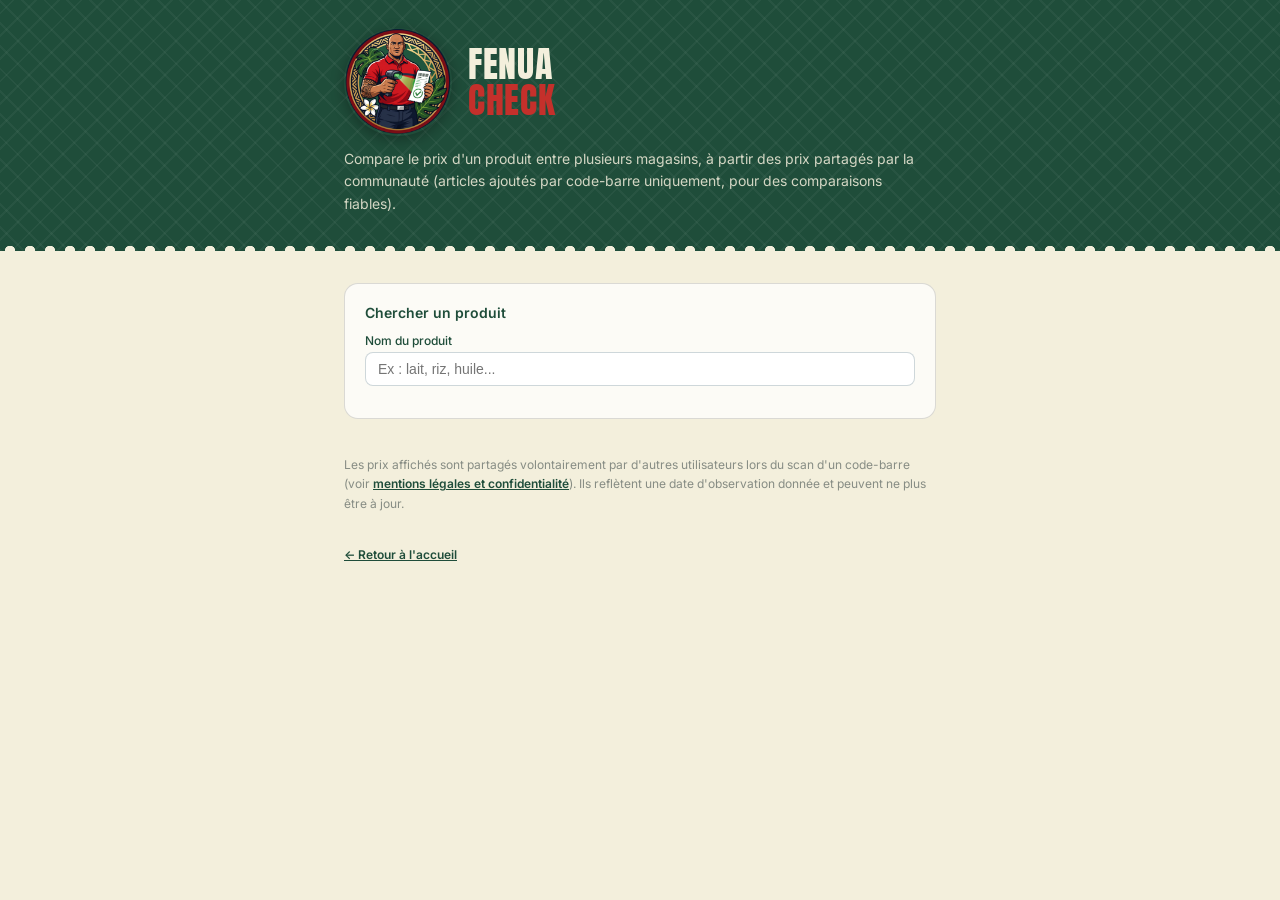
<file: comparer.html>
<!doctype html>
<html lang="fr">
<head>
  <meta charset="utf-8" />
  <meta name="viewport" content="width=device-width, initial-scale=1" />
  <title>Comparer les prix, Fenua Check</title>
  <meta name="description" content="Compare le prix d'un produit entre plusieurs magasins de Polynésie française, à partir des prix partagés par la communauté." />
  <link rel="icon" type="image/png" sizes="180x180" href="img/vigile-favicon.png" />
  <link rel="manifest" href="manifest.json" />
  <meta name="theme-color" content="#1f4d3a" />
  <link rel="stylesheet" href="css/style.css" />
  <link rel="preconnect" href="https://fonts.googleapis.com" />
  <link rel="preconnect" href="https://fonts.gstatic.com" crossorigin />
  <link href="https://fonts.googleapis.com/css2?family=Anton&family=Inter:wght@400;500;600;700&display=swap" rel="stylesheet" />
</head>
<body>
  <header class="site-header">
    <div class="wrap">
      <div class="title-row">
        <a href="/" class="vigile-badge-btn" aria-label="Retour à l'accueil">
          <img src="img/vigile-favicon.png" alt="" class="vigile-badge-img" />
        </a>
        <h1><span class="title-fenua">Fenua</span><span class="title-check">Check</span></h1>
      </div>
      <p class="intro">
        Compare le prix d'un produit entre plusieurs magasins, à partir des prix partagés par
        la communauté (articles ajoutés par code-barre uniquement, pour des comparaisons
        fiables).
      </p>
    </div>
  </header>

  <main class="wrap" style="padding-top: 32px; padding-bottom: 48px;">
    <section class="card">
      <p class="card-title">Chercher un produit</p>
      <label class="field-label" style="margin-top: 12px;">
        Nom du produit
        <input id="search-input" type="text" placeholder="Ex : lait, riz, huile..." />
      </label>
      <p id="search-status" class="status-text" hidden>
        <span class="status-spinner"></span>
        <span>Recherche...</span>
      </p>
      <ul id="search-results" class="ticket-list"></ul>
      <p id="search-empty" class="hint-text" hidden>Aucun produit trouvé pour cette recherche.</p>
    </section>

    <section id="compare-section" class="card" style="margin-top: 16px;" hidden>
      <p class="card-title" id="compare-title">Comparaison</p>
      <ul id="compare-results" class="ticket-list"></ul>
      <p id="compare-empty" class="hint-text" hidden>
        Pas encore de prix partagés pour ce produit. Sois le premier en scannant son code-barre
        depuis l'accueil !
      </p>
    </section>

    <p class="fine-print" style="margin-top: 16px;">
      Les prix affichés sont partagés volontairement par d'autres utilisateurs lors du scan
      d'un code-barre (voir <a href="mentions-legales.html">mentions légales et
      confidentialité</a>). Ils reflètent une date d'observation donnée et peuvent ne plus être
      à jour.
    </p>

    <p class="fine-print">
      <a href="/">← Retour à l'accueil</a>
    </p>
  </main>

  <script type="module" src="js/comparer.js"></script>
</body>
</html>
</file>
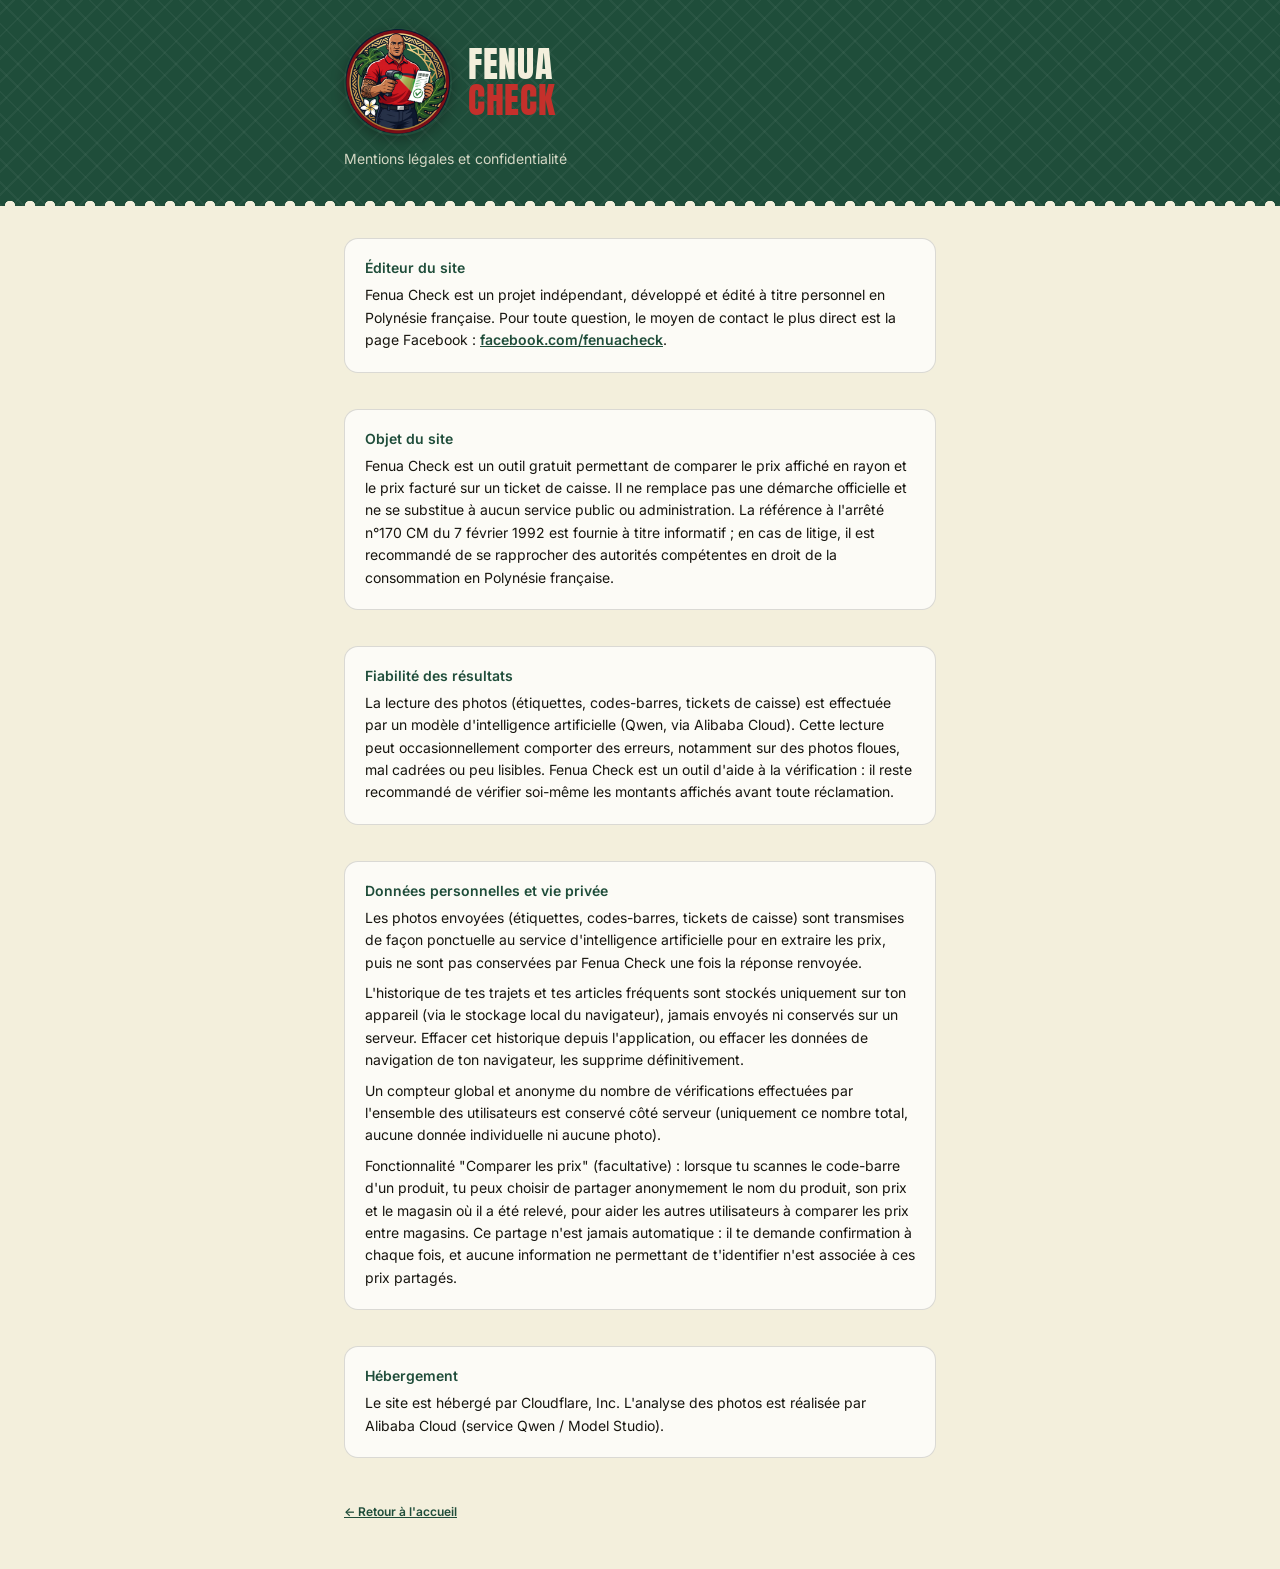
<file: mentions-legales.html>
<!doctype html>
<html lang="fr">
<head>
  <meta charset="utf-8" />
  <meta name="viewport" content="width=device-width, initial-scale=1" />
  <title>Mentions légales et confidentialité, Fenua Check</title>
  <meta name="robots" content="noindex" />
  <link rel="icon" type="image/png" sizes="180x180" href="img/vigile-favicon.png" />
  <link rel="stylesheet" href="css/style.css" />
  <link rel="preconnect" href="https://fonts.googleapis.com" />
  <link rel="preconnect" href="https://fonts.gstatic.com" crossorigin />
  <link href="https://fonts.googleapis.com/css2?family=Anton&family=Inter:wght@400;500;600;700&display=swap" rel="stylesheet" />
</head>
<body>
  <header class="site-header">
    <div class="wrap">
      <div class="title-row">
        <a href="/" class="vigile-badge-btn" aria-label="Retour à l'accueil">
          <img src="img/vigile-favicon.png" alt="" class="vigile-badge-img" />
        </a>
        <h1><span class="title-fenua">Fenua</span><span class="title-check">Check</span></h1>
      </div>
      <p class="intro">Mentions légales et confidentialité</p>
    </div>
  </header>

  <main class="wrap" style="padding-top: 32px; padding-bottom: 48px;">
    <section class="card">
      <p class="card-title">Éditeur du site</p>
      <p class="legal-text" style="margin-top: 8px;">
        Fenua Check est un projet indépendant, développé et édité à titre personnel en
        Polynésie française. Pour toute question, le moyen de contact le plus direct est la
        page Facebook : <a href="https://facebook.com/fenuacheck" target="_blank" rel="noopener">facebook.com/fenuacheck</a>.
      </p>
    </section>

    <section class="card" style="margin-top: 16px;">
      <p class="card-title">Objet du site</p>
      <p class="legal-text" style="margin-top: 8px;">
        Fenua Check est un outil gratuit permettant de comparer le prix affiché en rayon et le
        prix facturé sur un ticket de caisse. Il ne remplace pas une démarche officielle et ne
        se substitue à aucun service public ou administration. La référence à l'arrêté n°170
        CM du 7 février 1992 est fournie à titre informatif ; en cas de litige, il est
        recommandé de se rapprocher des autorités compétentes en droit de la consommation en
        Polynésie française.
      </p>
    </section>

    <section class="card" style="margin-top: 16px;">
      <p class="card-title">Fiabilité des résultats</p>
      <p class="legal-text" style="margin-top: 8px;">
        La lecture des photos (étiquettes, codes-barres, tickets de caisse) est effectuée par
        un modèle d'intelligence artificielle (Qwen, via Alibaba Cloud). Cette lecture peut
        occasionnellement comporter des erreurs, notamment sur des photos floues, mal cadrées
        ou peu lisibles. Fenua Check est un outil d'aide à la vérification : il reste
        recommandé de vérifier soi-même les montants affichés avant toute réclamation.
      </p>
    </section>

    <section class="card" style="margin-top: 16px;">
      <p class="card-title">Données personnelles et vie privée</p>
      <p class="legal-text" style="margin-top: 8px;">
        Les photos envoyées (étiquettes, codes-barres, tickets de caisse) sont transmises de
        façon ponctuelle au service d'intelligence artificielle pour en extraire les prix, puis
        ne sont pas conservées par Fenua Check une fois la réponse renvoyée.
      </p>
      <p class="legal-text" style="margin-top: 8px;">
        L'historique de tes trajets et tes articles fréquents sont stockés uniquement sur ton
        appareil (via le stockage local du navigateur), jamais envoyés ni conservés sur un
        serveur. Effacer cet historique depuis l'application, ou effacer les données de
        navigation de ton navigateur, les supprime définitivement.
      </p>
      <p class="legal-text" style="margin-top: 8px;">
        Un compteur global et anonyme du nombre de vérifications effectuées par l'ensemble des
        utilisateurs est conservé côté serveur (uniquement ce nombre total, aucune donnée
        individuelle ni aucune photo).
      </p>
      <p class="legal-text" style="margin-top: 8px;">
        Fonctionnalité "Comparer les prix" (facultative) : lorsque tu scannes le code-barre
        d'un produit, tu peux choisir de partager anonymement le nom du produit, son prix et le
        magasin où il a été relevé, pour aider les autres utilisateurs à comparer les prix
        entre magasins. Ce partage n'est jamais automatique : il te demande confirmation à
        chaque fois, et aucune information ne permettant de t'identifier n'est associée à ces
        prix partagés.
      </p>
    </section>

    <section class="card" style="margin-top: 16px;">
      <p class="card-title">Hébergement</p>
      <p class="legal-text" style="margin-top: 8px;">
        Le site est hébergé par Cloudflare, Inc. L'analyse des photos est réalisée par
        Alibaba Cloud (service Qwen / Model Studio).
      </p>
    </section>

    <p class="fine-print" style="margin-top: 24px;">
      <a href="/">← Retour à l'accueil</a>
    </p>
  </main>
</body>
</html>
</file>
<file: css/style.css>
:root {
  /* Fenua Check design tokens, drawn from the vigile mascot badge:
     shirt red, monstera-leaf green, thick ink linework, receipt paper. */
  --tt-navy: #1f4d3a; /* deep tropical green - primary/authority */
  --tt-navy-deep: #123227;
  --tt-sand: #f3efdc; /* receipt paper */
  --tt-sand-dim: #e6dcb8;
  --tt-coral: #c4302b; /* mascot shirt red - alert/mismatch */
  --tt-coral-dim: #f3d9d3;
  --tt-teal: #4c9a6b; /* leaf green - verified/match */
  --tt-teal-dim: #dcecdf;
  --tt-ink: #17150f; /* ink black */
  --tt-gold: #c99a3e; /* stamp/seal accent, used sparingly */
  --font-display: "Anton", "Arial Narrow", sans-serif;
  --font-body: "Inter", system-ui, -apple-system, "Segoe UI", sans-serif;
}

* {
  box-sizing: border-box;
}

/* Several elements below are toggled via the `hidden` attribute in app.js
   while also having a class that sets `display` (flex/grid) for when they
   ARE shown. Without this rule, that class's `display` value wins over the
   browser's default `[hidden] { display: none }`, so the element never
   actually hides. This makes `hidden` authoritative everywhere. */
[hidden] {
  display: none !important;
}

body {
  margin: 0;
  min-height: 100vh;
  background: var(--tt-sand);
  color: var(--tt-ink);
  font-family: var(--font-body);
}

.wrap {
  max-width: 640px;
  margin: 0 auto;
  padding: 0 24px;
}

.site-header {
  position: relative;
  background-color: var(--tt-navy);
  background-image:
    repeating-linear-gradient(45deg, rgba(255, 255, 255, 0.04) 0 2px, transparent 2px 16px),
    repeating-linear-gradient(-45deg, rgba(255, 255, 255, 0.04) 0 2px, transparent 2px 16px);
  padding: 28px 0 36px;
}

/* Signature element: a perforated ticket-stub edge, like tearing off a
   receipt. Punches "holes" through the green band down to the paper below. */
.site-header::after {
  content: "";
  position: absolute;
  left: 0;
  right: 0;
  bottom: -7px;
  height: 14px;
  background-image: radial-gradient(circle, var(--tt-sand) 5px, transparent 5.5px);
  background-size: 20px 14px;
  background-repeat: repeat-x;
  background-position: 0 0;
}

h1 {
  margin: 0;
  font-family: var(--font-display);
  font-size: 36px;
  font-weight: 400;
  letter-spacing: 0.02em;
  text-transform: uppercase;
  line-height: 1;
}

h1 .title-fenua,
h1 .title-check {
  display: block;
}

h1 .title-fenua {
  color: var(--tt-sand);
}

h1 .title-check {
  color: var(--tt-coral);
}

.slogan {
  margin: 8px 0 0;
  font-size: 15px;
  font-weight: 700;
  color: var(--tt-sand);
}

.title-row {
  display: flex;
  align-items: center;
  gap: 16px;
}

.title-row h1 {
  margin: 0;
}

.vigile-badge-btn {
  flex-shrink: 0;
  width: 108px;
  height: 108px;
  border-radius: 999px;
  border: none;
  padding: 0;
  overflow: hidden;
  cursor: pointer;
  background: transparent;
  box-shadow: 0 4px 14px rgba(0, 0, 0, 0.3);
  transition: transform 0.15s ease;
}

.vigile-badge-img {
  width: 100%;
  height: 100%;
  object-fit: contain;
}

.vigile-badge-btn:hover {
  transform: scale(1.1) rotate(-6deg);
}

.vigile-badge-btn:active {
  transform: scale(0.92);
}

.intro {
  margin: 12px 0 0;
  font-size: 14px;
  line-height: 1.6;
  color: rgba(243, 239, 220, 0.85);
}

.stats-badge {
  display: inline-flex;
  align-items: center;
  gap: 6px;
  margin: 14px 0 0;
  padding: 6px 14px;
  border-radius: 999px;
  background: rgba(243, 239, 220, 0.15);
  border: 1px solid rgba(243, 239, 220, 0.3);
  font-size: 12px;
  font-weight: 700;
  color: var(--tt-sand);
}

main.wrap {
  display: flex;
  flex-direction: column;
  gap: 20px;
  padding-top: 32px;
  padding-bottom: 48px;
}

.card {
  border: 1px solid rgba(23, 21, 15, 0.15);
  background: rgba(255, 255, 255, 0.75);
  border-radius: 14px;
  padding: 20px;
}

.card.muted {
  opacity: 1;
  transition: opacity 0.15s ease;
}

.card.muted.disabled {
  opacity: 0.5;
}

.card-title {
  margin: 0;
  font-size: 14px;
  font-weight: 600;
  color: var(--tt-navy);
}

.row-between {
  display: flex;
  align-items: baseline;
  justify-content: space-between;
}

.hint-text {
  margin: 4px 0 0;
  font-size: 12px;
  color: rgba(28, 43, 46, 0.6);
}

.legal-text {
  margin: 8px 0 0;
  font-size: 14px;
  line-height: 1.6;
  color: var(--tt-ink);
}

.legal-text a {
  color: var(--tt-navy);
  font-weight: 600;
}

.status-text {
  margin: 14px 0 0;
  display: flex;
  align-items: center;
  gap: 10px;
  font-size: 16px;
  font-weight: 700;
  color: var(--tt-navy);
}

.status-spinner {
  width: 20px;
  height: 20px;
  border-radius: 999px;
  border: 3px solid rgba(31, 77, 58, 0.2);
  border-top-color: var(--tt-navy);
  animation: status-spin 0.7s linear infinite;
  flex-shrink: 0;
}

.status-text.status-success {
  color: var(--tt-teal);
}

@keyframes status-spin {
  to {
    transform: rotate(360deg);
  }
}

.error-text {
  margin: 12px 0 0;
  font-size: 14px;
  color: var(--tt-coral);
}

.fine-print {
  margin: 12px 0 0;
  font-size: 12px;
  line-height: 1.6;
  color: rgba(28, 43, 46, 0.5);
}

.fine-print a,
.hint-text a {
  color: var(--tt-navy);
  font-weight: 600;
}

.facebook-link {
  display: inline-flex;
  align-items: center;
  gap: 6px;
  margin-top: 14px;
  font-size: 13px;
  font-weight: 600;
  color: var(--tt-navy);
  text-decoration: none;
}

.facebook-link:hover {
  text-decoration: underline;
}

.support-card {
  margin-top: 20px;
}

.support-handle-row {
  display: flex;
  align-items: center;
  gap: 10px;
  margin-top: 10px;
}

.support-handle {
  font-family: monospace;
  font-size: 16px;
  font-weight: 700;
  color: var(--tt-navy);
  background: var(--tt-sand-dim);
  padding: 8px 14px;
  border-radius: 10px;
}

/* --- Chips (frequent items) --- */

.chip-row {
  margin-top: 12px;
  display: flex;
  flex-wrap: wrap;
  gap: 8px;
}

.chip {
  border: 1px solid rgba(47, 158, 143, 0.4);
  background: var(--tt-teal-dim);
  color: var(--tt-navy);
  border-radius: 999px;
  padding: 6px 12px;
  font-size: 12px;
  font-weight: 500;
  cursor: pointer;
}

/* --- Add-item choices --- */

.choice-grid {
  margin-top: 12px;
  display: flex;
  flex-direction: column;
  gap: 8px;
}

.choice-btn {
  display: flex;
  flex-direction: column;
  align-items: center;
  gap: 4px;
  border: 1px solid rgba(23, 21, 15, 0.2);
  background: transparent;
  border-radius: 12px;
  padding: 12px 0;
  font-size: 12px;
  font-weight: 500;
  color: var(--tt-navy);
  cursor: pointer;
}

.choice-btn:disabled {
  opacity: 0.4;
  cursor: not-allowed;
}

.choice-btn-primary {
  background: var(--tt-navy);
  border-color: var(--tt-navy);
  color: var(--tt-sand);
  padding: 20px 16px;
  gap: 6px;
}

.receipt-add-btn {
  width: 100%;
  margin-top: 4px;
}

.choice-icon-lg {
  font-size: 34px;
}

.choice-label-lg {
  font-size: 16px;
  font-weight: 600;
}

.choice-sublabel {
  font-size: 12px;
  font-weight: 400;
  color: rgba(246, 239, 225, 0.75);
}

.choice-row-secondary {
  display: grid;
  grid-template-columns: repeat(2, 1fr);
  gap: 8px;
}

.choice-btn-secondary {
  padding: 10px 0;
}

.choice-icon {
  font-size: 20px;
}

/* --- Draft form --- */

.draft-form {
  margin-top: 12px;
  display: flex;
  flex-direction: column;
  gap: 12px;
  background: var(--tt-sand-dim);
  border-radius: 12px;
  padding: 16px;
}

.field-label {
  display: flex;
  flex-direction: column;
  gap: 4px;
  font-size: 12px;
  font-weight: 500;
  color: var(--tt-navy);
}

.field-label input {
  border: 1px solid rgba(14, 58, 69, 0.2);
  background: white;
  border-radius: 8px;
  padding: 8px 12px;
  font-size: 14px;
  color: var(--tt-ink);
}

.btn-row {
  display: flex;
  gap: 8px;
}

/* --- Buttons --- */

.btn {
  border-radius: 999px;
  padding: 10px 18px;
  font-size: 14px;
  font-weight: 600;
  cursor: pointer;
  border: none;
}

.btn:disabled {
  cursor: not-allowed;
  opacity: 0.4;
}

.btn-primary {
  background: var(--tt-navy);
  color: var(--tt-sand);
}

.btn-outline {
  background: transparent;
  border: 1px solid rgba(14, 58, 69, 0.3);
  color: var(--tt-navy);
}

.btn-block {
  display: block;
  width: 100%;
  margin-top: 16px;
}

.link-btn {
  border: none;
  background: none;
  color: var(--tt-coral);
  font-size: 12px;
  font-weight: 500;
  text-decoration: underline;
  text-underline-offset: 2px;
  cursor: pointer;
  padding: 0;
}

/* --- Ticket list --- */

.ticket-list {
  list-style: none;
  margin: 12px 0 0;
  padding: 0;
  display: flex;
  flex-direction: column;
}

.ticket-list li {
  display: flex;
  align-items: center;
  justify-content: space-between;
  gap: 12px;
  padding: 10px 0;
  border-top: 1px solid rgba(14, 58, 69, 0.1);
  font-size: 14px;
}

.ticket-list li:first-child {
  border-top: none;
}

.ticket-item-price {
  display: flex;
  align-items: center;
  flex-wrap: wrap;
  justify-content: flex-end;
  gap: 8px;
}

/* --- Receipt photo slot --- */

.photo-slot {
  margin-top: 12px;
  display: flex;
  align-items: center;
  justify-content: center;
  width: 100%;
  aspect-ratio: 4 / 3;
  border: 2px dashed rgba(14, 58, 69, 0.3);
  border-radius: 16px;
  background: var(--tt-sand-dim);
  cursor: pointer;
  overflow: hidden;
  padding: 0;
}

.photo-slot:disabled {
  cursor: not-allowed;
}

.photo-slot img {
  width: 100%;
  height: 100%;
  object-fit: cover;
}

.photo-placeholder {
  display: flex;
  flex-direction: column;
  align-items: center;
  gap: 8px;
  padding: 0 16px;
  text-align: center;
  font-size: 14px;
  color: rgba(28, 43, 46, 0.7);
}

/* --- Result --- */

.result-summary {
  border-radius: 16px;
  padding: 20px;
  border: 1px solid;
}

.result-summary.ok {
  border-color: rgba(47, 158, 143, 0.4);
  background: var(--tt-teal-dim);
}

.result-summary.mismatch {
  border-color: rgba(226, 101, 59, 0.4);
  background: var(--tt-coral-dim);
}

.result-title {
  display: flex;
  align-items: center;
  gap: 8px;
  font-size: 14px;
  font-weight: 600;
  color: var(--tt-navy);
}

.result-line {
  display: flex;
  align-items: center;
  justify-content: space-between;
  gap: 12px;
  padding: 10px 0;
  border-top: 1px solid rgba(14, 58, 69, 0.1);
  font-size: 14px;
}

.result-line:first-child {
  border-top: none;
}

.result-line .amounts {
  display: flex;
  align-items: center;
  gap: 8px;
  font-size: 14px;
}

.status-match {
  color: var(--tt-teal);
  font-weight: 600;
}

.status-mismatch {
  color: var(--tt-coral);
  font-weight: 600;
}

.status-inconclusive {
  color: rgba(28, 43, 46, 0.6);
  font-weight: 600;
}

/* --- History --- */

.history-list {
  list-style: none;
  margin: 12px 0 0;
  padding: 0;
  display: flex;
  flex-direction: column;
}

.history-list li {
  display: flex;
  align-items: center;
  justify-content: space-between;
  gap: 12px;
  padding: 10px 0;
  border-top: 1px solid rgba(14, 58, 69, 0.1);
  font-size: 14px;
}

.history-list li:first-child {
  border-top: none;
}

.qty-btn {
  width: 24px;
  height: 24px;
  border-radius: 999px;
  border: 1px solid rgba(14, 58, 69, 0.3);
  background: white;
  color: var(--tt-navy);
  font-size: 14px;
  line-height: 1;
  cursor: pointer;
  display: flex;
  align-items: center;
  justify-content: center;
  padding: 0;
}

/* --- Receipt multi-photo thumbnails --- */

.receipt-photos {
  display: flex;
  flex-wrap: wrap;
  gap: 8px;
  margin-top: 12px;
}

.receipt-photos:empty {
  margin-top: 0;
}

.receipt-thumb {
  position: relative;
  width: 84px;
  height: 84px;
  border-radius: 10px;
  overflow: hidden;
  border: 1px solid rgba(14, 58, 69, 0.2);
}

.receipt-thumb img {
  width: 100%;
  height: 100%;
  object-fit: cover;
  display: block;
}

.receipt-thumb-remove {
  position: absolute;
  top: 2px;
  right: 2px;
  width: 20px;
  height: 20px;
  border-radius: 999px;
  border: none;
  background: rgba(10, 40, 48, 0.75);
  color: var(--tt-sand);
  font-size: 12px;
  line-height: 1;
  cursor: pointer;
  display: flex;
  align-items: center;
  justify-content: center;
}

/* --- Easter egg: "vigile" --- */

.vigile-overlay {
  position: fixed;
  inset: 0;
  z-index: 100;
  display: flex;
  align-items: center;
  justify-content: center;
  padding: 24px;
  background: rgba(10, 40, 48, 0.6);
}

.vigile-card {
  max-width: 360px;
  background: var(--tt-sand);
  border-radius: 20px;
  padding: 28px 24px;
  text-align: center;
  box-shadow: 0 20px 60px rgba(10, 40, 48, 0.45);
  animation: vigile-bounce-in 0.5s cubic-bezier(0.34, 1.56, 0.64, 1);
}

@keyframes vigile-bounce-in {
  0% {
    transform: scale(0.4) rotate(-8deg);
    opacity: 0;
  }
  60% {
    transform: scale(1.08) rotate(2deg);
    opacity: 1;
  }
  100% {
    transform: scale(1) rotate(0deg);
  }
}

.vigile-logo-img {
  display: inline-block;
  width: 140px;
  height: auto;
  margin: 0 0 4px;
  animation: vigile-wiggle 0.4s ease-in-out infinite;
}

@keyframes vigile-wiggle {
  0%, 100% {
    transform: rotate(-6deg) scale(1);
  }
  50% {
    transform: rotate(6deg) scale(1.08);
  }
}

.vigile-title {
  margin: 8px 0 0;
  font-family: var(--font-display);
  font-size: 22px;
  font-weight: 400;
  letter-spacing: 0.01em;
  text-transform: uppercase;
  color: var(--tt-coral);
}

.vigile-text {
  margin: 12px 0 20px;
  font-size: 14px;
  line-height: 1.6;
  color: var(--tt-ink);
}

/* --- Ad slots: neutral placeholders, styled minimally so any network's embed
     drops in cleanly. Hidden by default (see index.html); unhide once wired. --- */

.ad-slot {
  display: flex;
  align-items: center;
  justify-content: center;
  min-height: 90px;
  border-radius: 12px;
  background: rgba(14, 58, 69, 0.05);
  color: rgba(28, 43, 46, 0.4);
  font-size: 12px;
}

.ad-slot-header {
  max-width: 640px;
  margin: 20px auto 0;
}

.ad-slot-content {
  margin-top: 4px;
}
</file>
